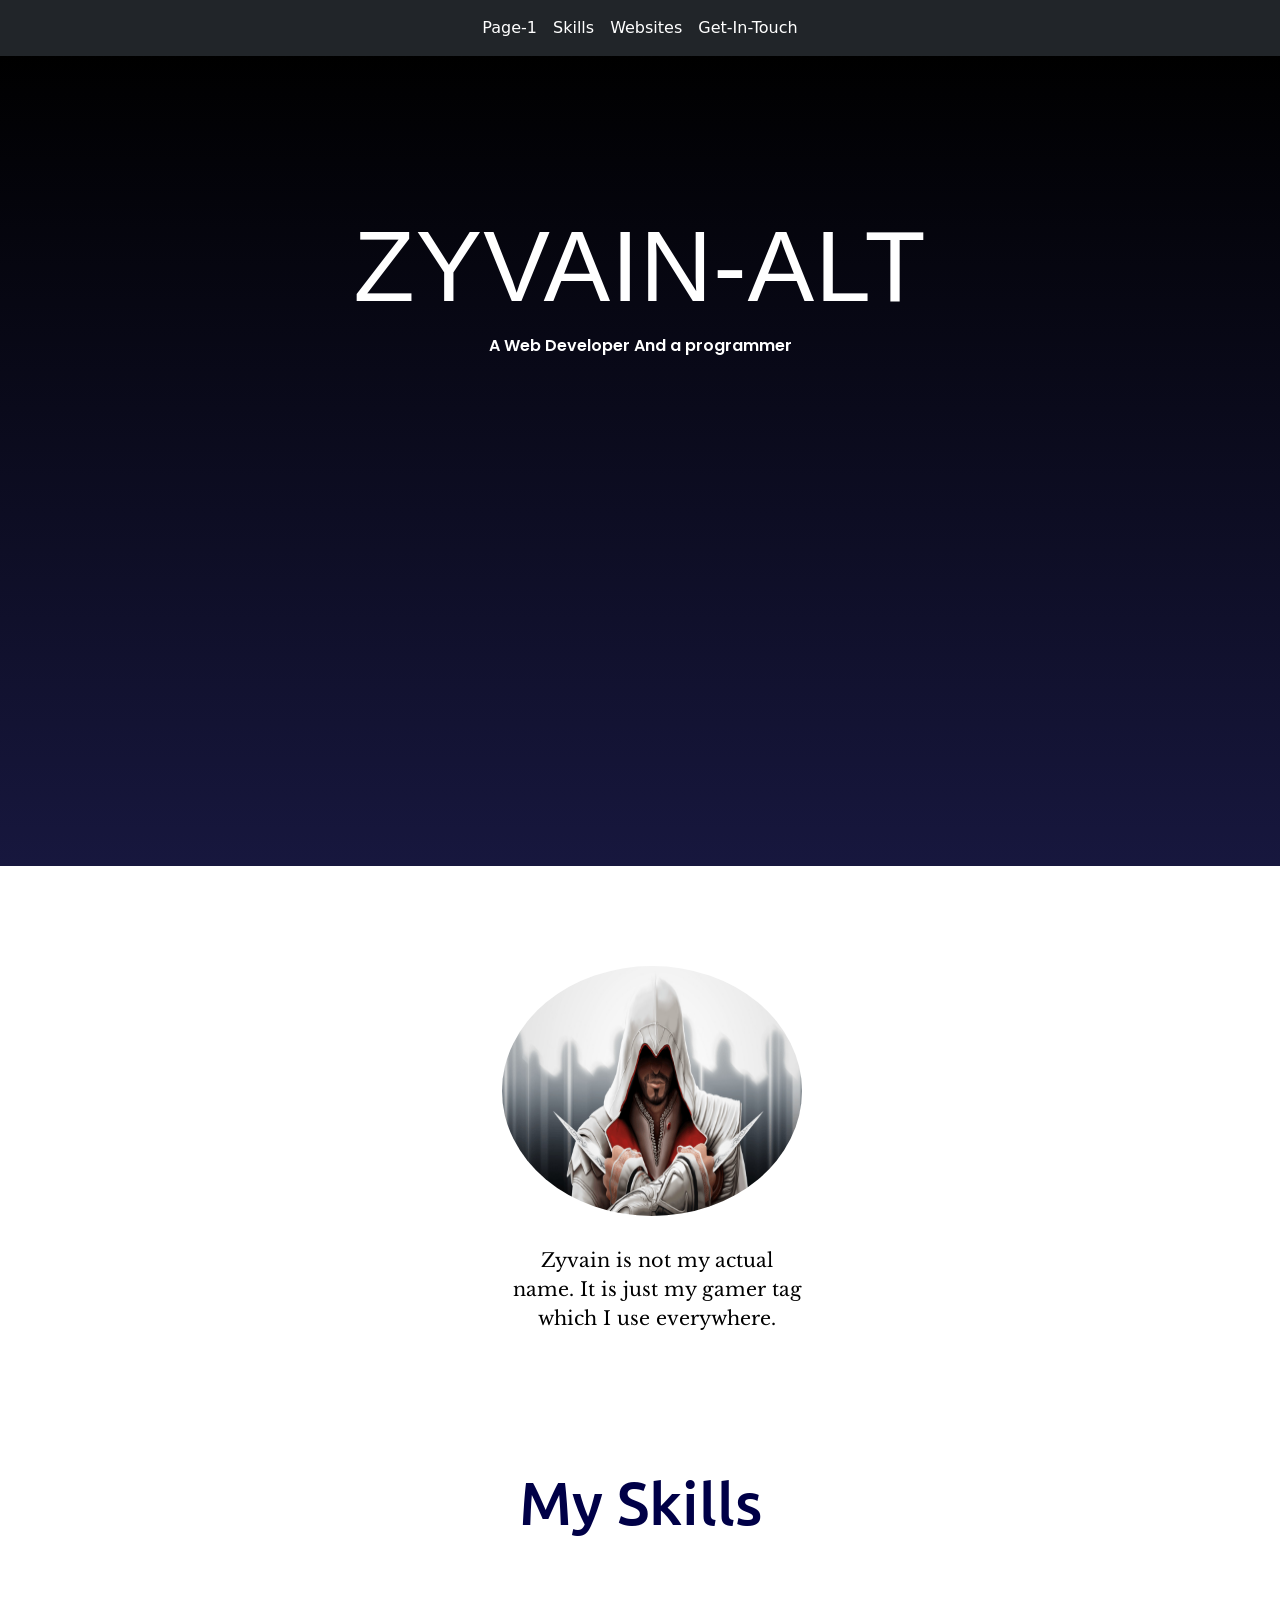
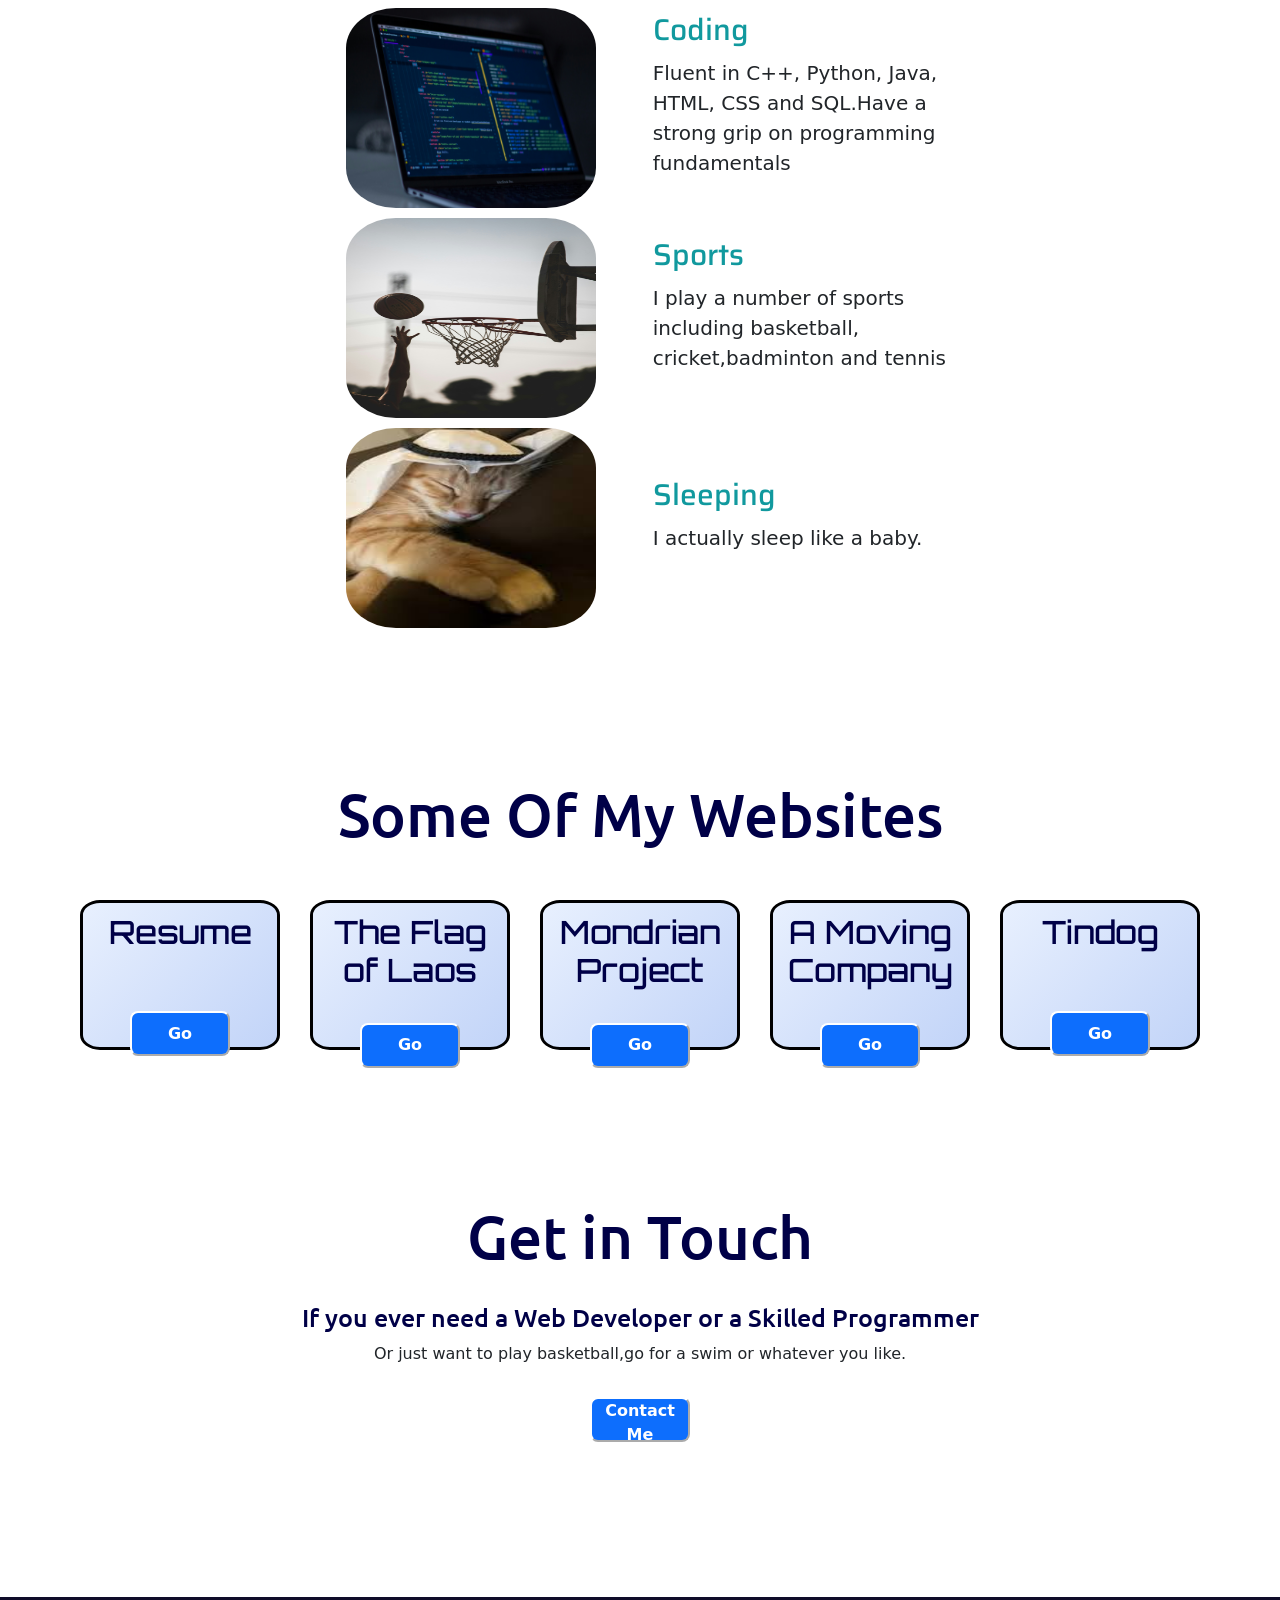
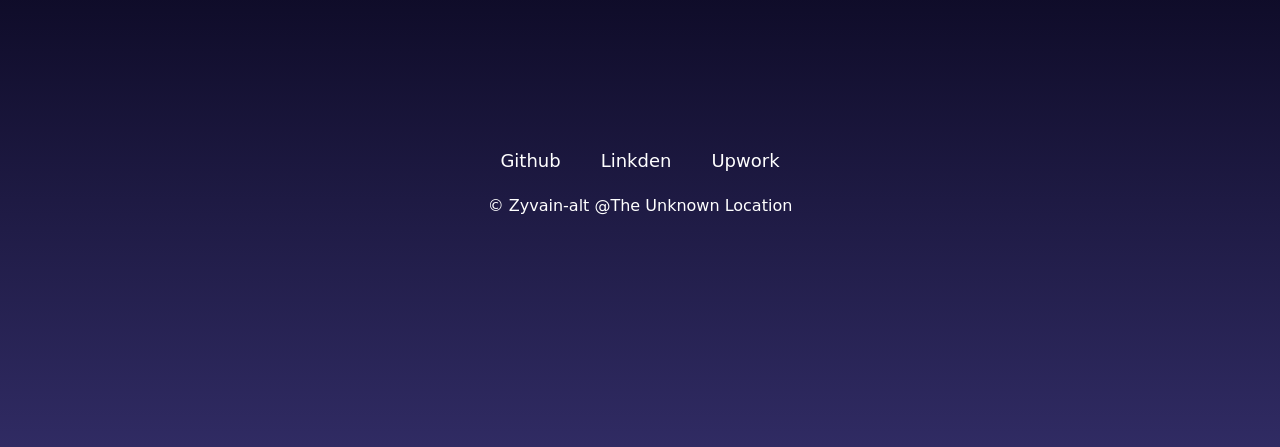
<file: index.html>
<!DOCTYPE html>
<html lang="en">
    <head>
        <title>Zyvain's Personal Website</title>
        <meta charset="UTF-8"/>
        <link href="https://cdn.jsdelivr.net/npm/bootstrap@5.3.8/dist/css/bootstrap.min.css" rel="stylesheet" integrity="sha384-sRIl4kxILFvY47J16cr9ZwB07vP4J8+LH7qKQnuqkuIAvNWLzeN8tE5YBujZqJLB" crossorigin="anonymous">
        <link rel="stylesheet" href="./style.css"/>
        <meta name="viewport" content="width=device-width, initial-scale=1.0">

        <link rel="preconnect" href="https://fonts.googleapis.com">
<link rel="preconnect" href="https://fonts.gstatic.com" crossorigin>
<link href="https://fonts.googleapis.com/css2?family=Cause:wght@100..900&family=Libre+Baskerville:ital,wght@0,400..700;1,400..700&family=Orbitron:wght@400..900&family=Poppins:ital,wght@0,100;0,200;0,300;0,400;0,500;0,600;0,700;0,800;0,900;1,100;1,200;1,300;1,400;1,500;1,600;1,700;1,800;1,900&family=Roboto+Mono:ital,wght@0,100..700;1,100..700&family=Saira:ital,wght@0,100..900;1,100..900&family=Sono:wght,MONO@200..800,1&family=Ubuntu:ital,wght@0,300;0,400;0,500;0,700;1,300;1,400;1,500;1,700&display=swap" rel="stylesheet">
    </head>

    <body>

        <section id="navbar">
            <nav class="navbar navbar-expand-lg navbar-dark bg-dark" aria-label="Tenth navbar example">
                <div class="container-fluid">
                    <button class="navbar-toggler" type="button" data-bs-toggle="collapse" data-bs-target="#navbarsExample08" aria-controls="navbarsExample08" aria-expanded="false" aria-label="Toggle navigation">
                        <span class="navbar-toggler-icon"></span>
                    </button>
                    <div class="collapse navbar-collapse justify-content-md-center" id="navbarsExample08">
                        <ul class="navbar-nav">
                            <li class="nav-item">
                                <a class="nav-link active" aria-current="page" href="#page2">Page-1</a>
                            </li> <li class="nav-item">
                                <a class="nav-link active" href="#page3">Skills</a>
                            </li> <li class="nav-item">
                                <a class="nav-link active" aria-disabled="true" href="#page5">Websites</a>
                            </li> <li class="nav-item dropdown">
                                <a class="nav-link active" href="#page4" >Get-In-Touch</a>
                                <ul class="dropdown-menu">
                                    <li><a class="dropdown-item" href="#">Action</a></li>
                                    <li><a class="dropdown-item" href="#">Another action</a></li>
                                    <li><a class="dropdown-item" href="#">Something else here</a></li>
                                </ul>
                            </li>
                        </ul>
                    </div>
                </div>
            </nav>
        </section>

        <section id="page1">
          
                <h1>zyvain-alt</h1>
                <p >A Web Developer And a programmer</p>

         
        </section>


        <section id="page2" class="flex">
            <div class="container">
            <img src="./images/ghost.png" width="300" height="250"/>
            <p style="color: black;">Zyvain is not my actual name. It is just my gamer tag which I use everywhere.</p>
            </div>
        </section>

        <section id="page3" >
            <h1>My Skills</h1>
            <div class="grid">
         
                <img src="./images/programming.jpg"/>
                <div class="flex">
                <h2 >Coding</h2>
                <p>Fluent in C++, Python, Java, HTML, CSS and SQL.Have a strong grip on programming fundamentals</p>
                </div>
          
                <img src="./images/basketball.jpg"/>
                <div class="flex">
                <h2>Sports</h2>
                <p>I play a number of sports including basketball, cricket,badminton and tennis</p>
                </div>

                <img src="./images/sleeping.png"/>
                <div class="flex">
                    <h2>Sleeping</h2>
                    <p>I actually sleep like a baby.</p>
                </div>
      
            </div>
        </section>

               <section id="page5">
            <h1>Some Of My Websites</h1>

            <div class="flex">
                <div class="card resume ">
                    <h2>Resume</h2>
                    <a href="./resume/resume.html"><button>Go</button></a>
                </div>

                <div class="card laos ">
                    <h2>The Flag of Laos</h2>
                    <a href="./Flag of Laos/laos.html"><button class="margin">Go</button></a>
                </div>
                
                <div class="card mondrian ">
                    <h2>Mondrian Project</h2>
                    <a href="mondrian.html"><button class="margin">Go</button></a>
                </div>

                <div class="card moving ">
                    <h2>A Moving Company</h2>
                    <a href="./Moving Company/moving.html"><button class="margin">Go</button></a>
                </div>

                <div class="card tindog ">
                    <h2>Tindog</h2>
                    <a href="./tindog/tindog.html"><button>Go</button></a>
                </div>
            </div>
        </section>

        <section id="page4">
            <h1 class="color">Get in Touch</h1>
            <h3 class="color">If you ever need a Web Developer or a Skilled Programmer</h3>
            <p>Or just want to play basketball,go for a swim or whatever you like.</p>
            <a href="./contact.html"><button>Contact Me</button></a>
        </section>

 


        <footer>
            <div class="flex">
            <a href="https://github.com/Zerer-alt">Github</a>
            <a href="https://www.linkedin.com/in/haider-ali-a392b52a4/">Linkden</a> 
            <a href="">Upwork</a>
               </div>
            <p>&copy Zyvain-alt @The Unknown Location</p>
         
        </footer>


        <script src="https://cdn.jsdelivr.net/npm/bootstrap@5.3.8/dist/js/bootstrap.bundle.min.js" integrity="sha384-FKyoEForCGlyvwx9Hj09JcYn3nv7wiPVlz7YYwJrWVcXK/BmnVDxM+D2scQbITxI" crossorigin="anonymous"></script>
    </body>

   
</html>
</file>
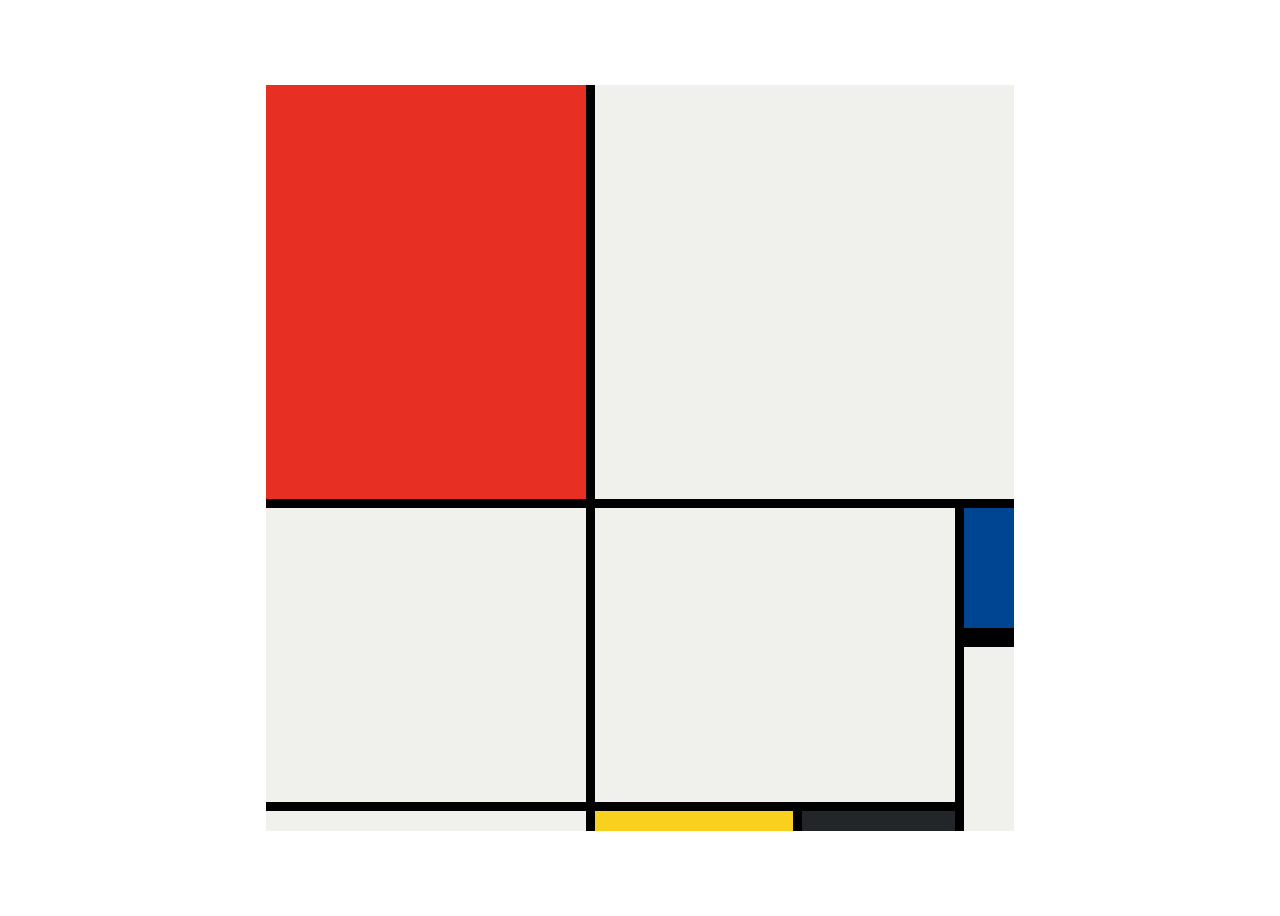
<file: mondrian.html>
<!DOCTYPE html>
<html lang="en">

<head>
  <meta charset="UTF-8">
  <meta name="viewport" content="width=device-width, initial-scale=1.0">
  <title>Mondrian Project</title>
  <style>
    /* 
    Write your CSS here 
    Gap Colour: #000
    White: #F0F1EC
    Red: #E72F24
    Black: #232629
    Blue: #004592
    Yellow: #F9D01E

    For dimensions, see dimensions.png image.
    HINT: Remember you can't change the properties of grid lines.
    But grid lines are transparent!
    */

    .container{
      display:grid;
      grid-template:414px 130px 155px 20px/320px 198px 153px 50px;
      gap:9px;
      background-color: #000;
      width:fit-content;
    
    }

   

    .red{
      background-color:#E72F24;
      grid-area:1/1/2/2;
    }

    .blue{
      background-color: #004592;
      grid-area:2/4/3/5;
      border-bottom:10px solid black;
    }

    .black{
      background-color: #232629;
      grid-area:4/3/5/4;
    }

    .yellow{  
      background-color: #F9D01E;
      grid-area:4/2/5/3;
    }

      .grey1{
      background-color: #F0F1EC;
      grid-area:1/2/2/5;
    }

    .grey2{
      background-color: #F0F1EC;
      grid-area:2/1/4/2;
    }

    .grey3{
      background-color: #F0F1EC;
      grid-area:4/1/5/2;
    }

    .grey4{
      background-color: #F0F1EC;
      grid-area:3/4/5/5;
    }

    .grey5{
       background-color: #F0F1EC;
      grid-area:2/2/4/4;
    }

    .flex{
      display:flex;
      justify-content: center;
      align-items:center;
      height:100vh;
       margin:0px;
      padding:0px;
    }

    
    
    
  </style>
</head>

<body>
  <!-- Write your HTML here -->
   <div class="flex">
   <div class="container">
    <div class="item red"></div>
    <div class="item grey1"></div>
       <div class="item grey2"></div>
       <div class="item grey3"></div>
       <div class="item grey4"></div>
       <div class="item grey5"></div>
    <div class="item yellow"></div>
    <div class="item black"></div>
    <div class="item blue"></div>
   </div>
   </div>
</body>

</html>
</file>
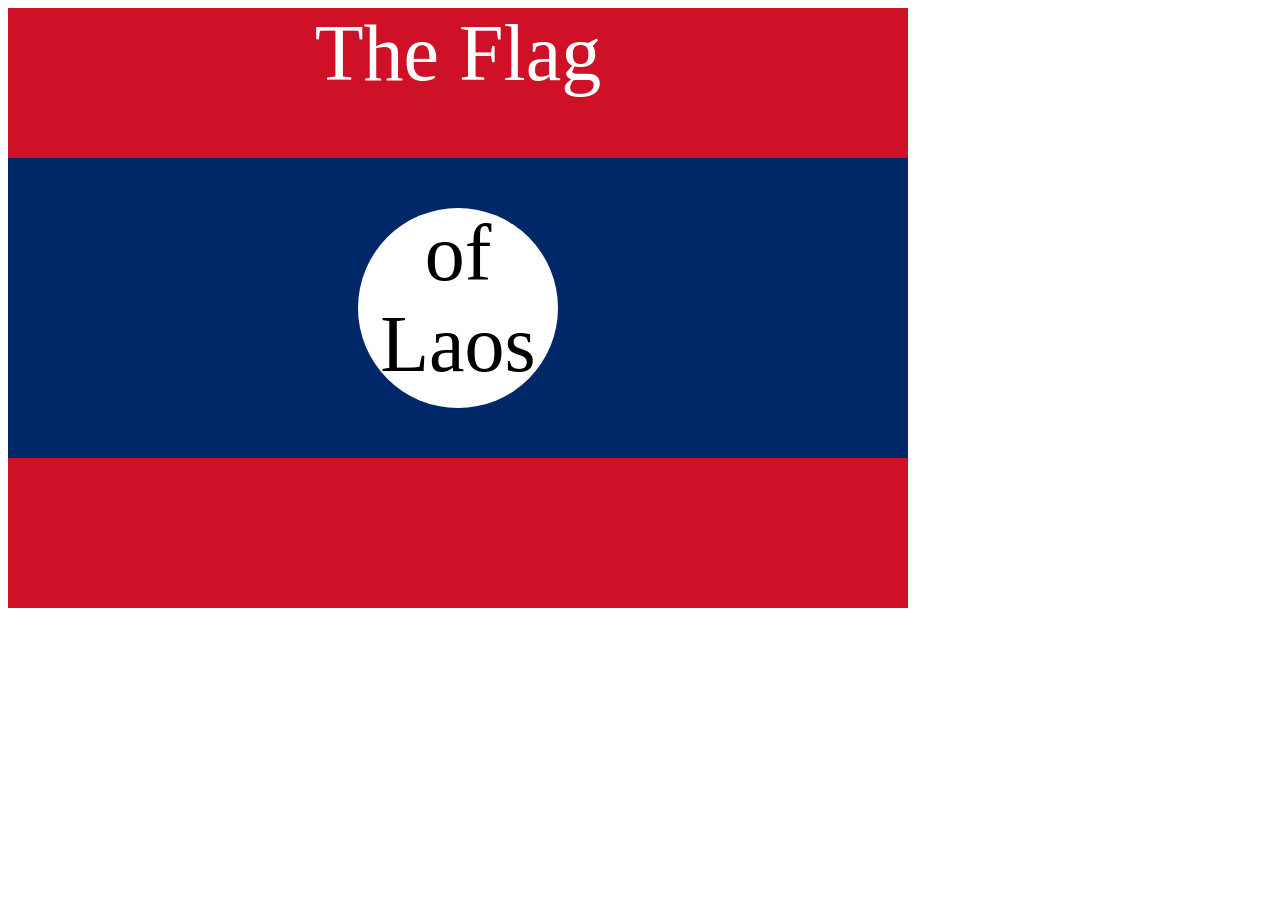
<file: Flag of Laos/laos.html>
<!DOCTYPE html>
<html lang="en">

<head>
  <meta charset="UTF-8">
  <title>CSS Flag Project</title>
  <style>
    /* Write your CSS Code here */
    .flag{
      width:900px;
      height:600px;
      background-color: #CE1126;
      position:relative;
    }

    body>div>p{
      color:white;
      font-size: 80px;
      text-align: center;
      margin:0px;
      padding:0;
    }

    .flag>div{ 
      background-color: #002868;
      width:900px;
      height:300px;
      position:absolute;
      top:150px;
    }

    

    .flag>div>div{
      background-color: white;
      border-radius: 50%;
      width:200px;
      height:200px;
      text-align: center;
      position:absolute;
      left:350px;
      top:50px;
    }

    div>div>p{
      font-size:80px;
      margin:0;
      text-align: center;
    }
    


  </style>
</head>

<!-- 
  IMPORTANT! Do not change any HTML
Don't add any classes/ids/elements 
Use what you know about combining selectors 
and CSS specificity instead.
Hint 1: The flag is 900px by 600px and the circle is 200px by 200px.
Hint 2: You can use CSS inspection to get the colors from
https://appbrewery.github.io/flag-of-laos/
-->

<body>
  <div class="flag">
    <p>The Flag</p>
    <div>
      <div>
        <p>of Laos</p>
      </div>
    </div>
  </div>
</body>

</html>
</file>
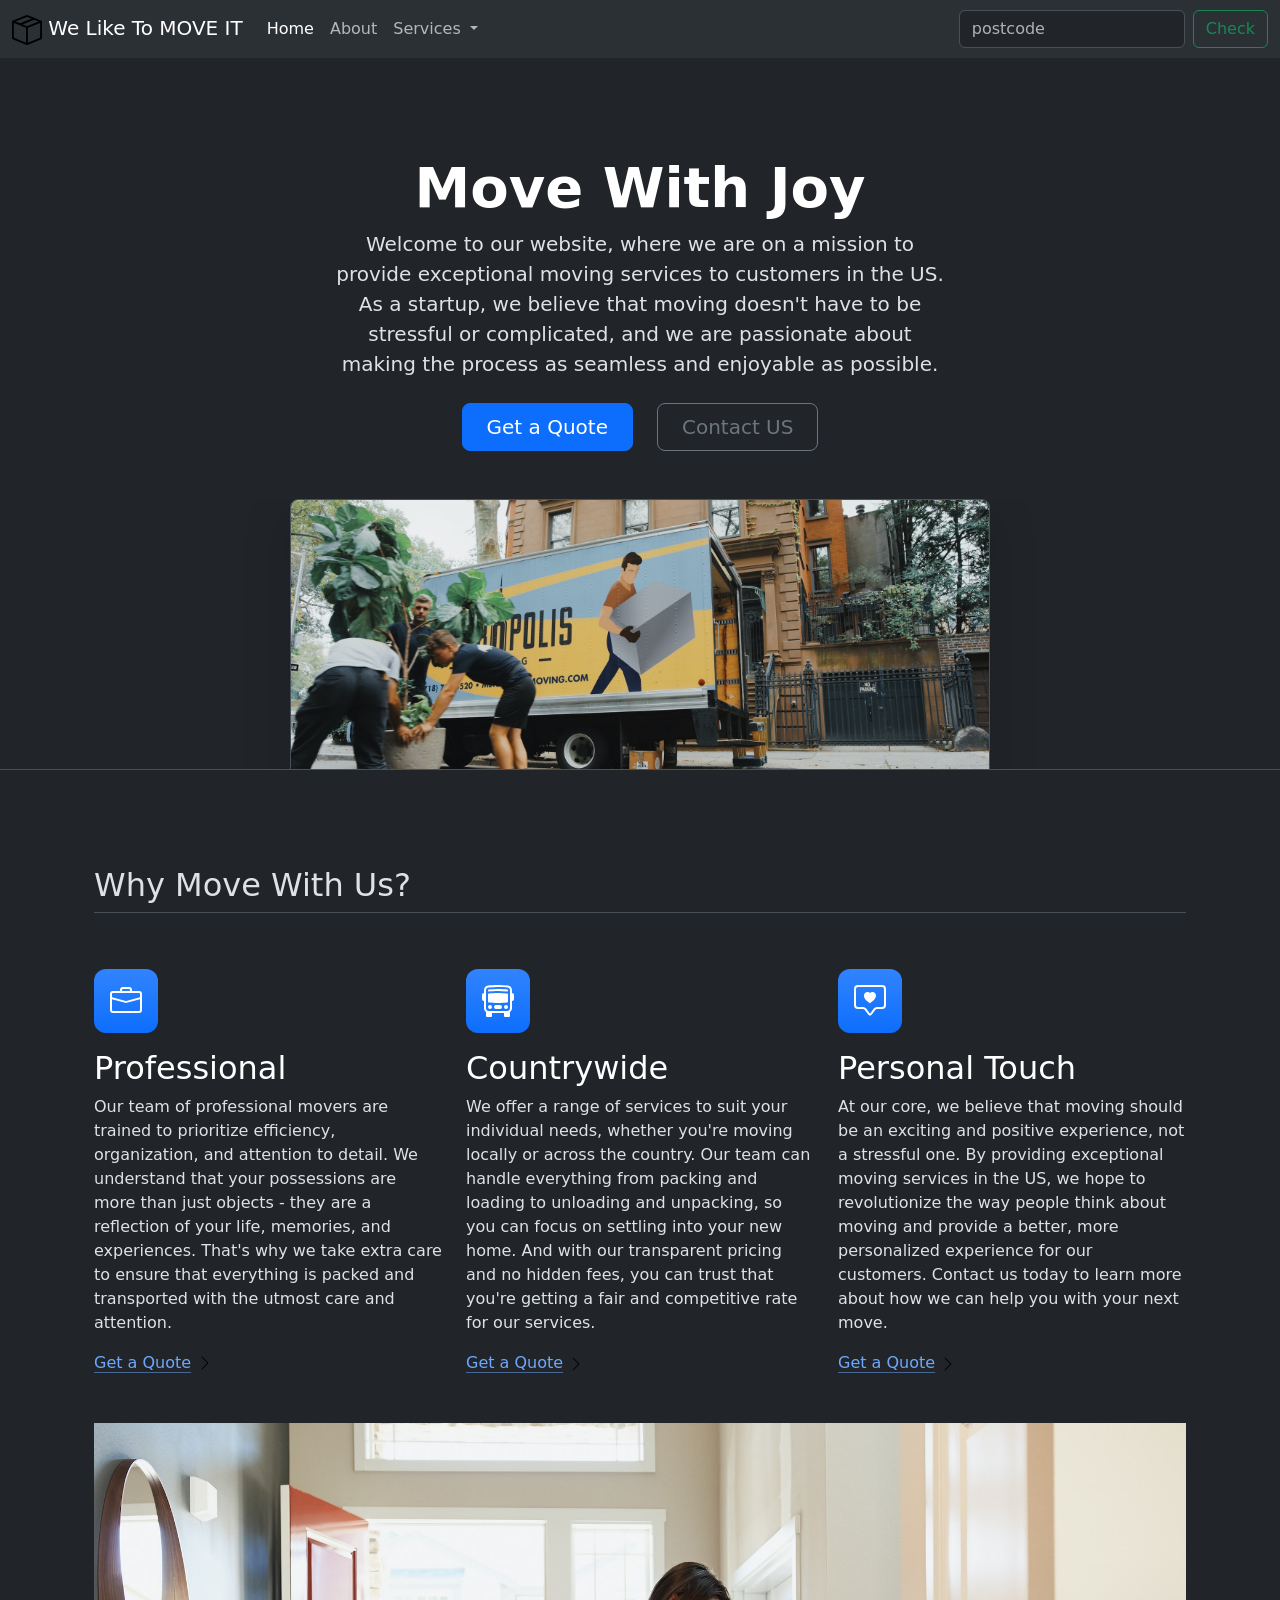
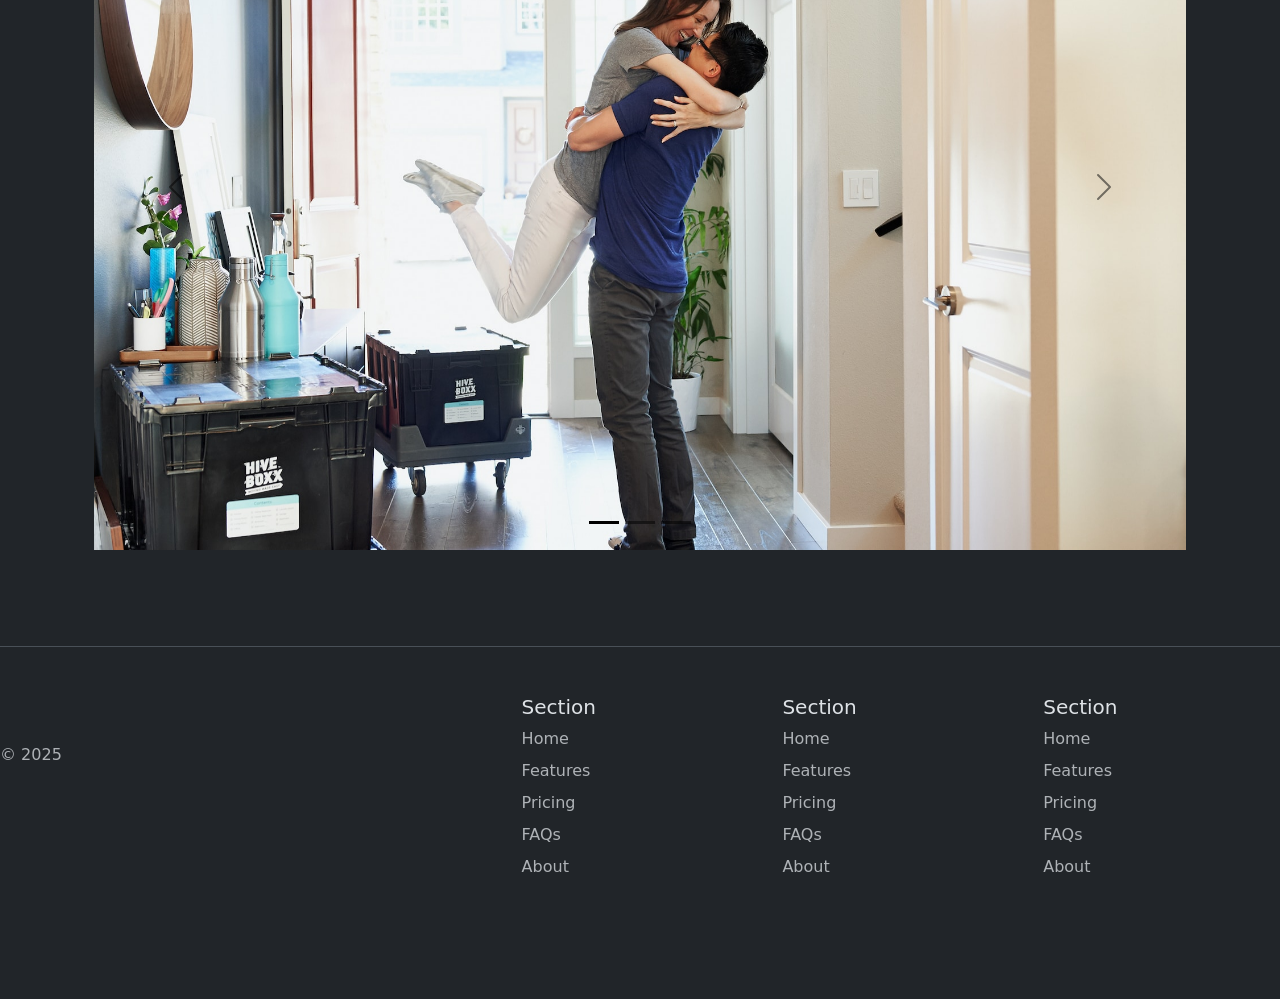
<file: Moving Company/moving.html>
<!DOCTYPE html>
<html lang="en" data-bs-theme="dark">

<head>
  <meta charset="UTF-8">
  <meta name="viewport" content="width=device-width, initial-scale=1.0">
  <title>Bootstrap Components</title>
  <link href="https://cdn.jsdelivr.net/npm/bootstrap@5.3.0-alpha2/dist/css/bootstrap.min.css" rel="stylesheet"
    integrity="sha384-aFq/bzH65dt+w6FI2ooMVUpc+21e0SRygnTpmBvdBgSdnuTN7QbdgL+OapgHtvPp" crossorigin="anonymous">
 
 
 <style>

.feature-icon {
  width: 4rem;
  height: 4rem;
  border-radius: .75rem;
}

.icon-square {
  width: 3rem;
  height: 3rem;
  border-radius: .75rem;
}

.text-shadow-1 { text-shadow: 0 .125rem .25rem rgba(0, 0, 0, .25); }
.text-shadow-2 { text-shadow: 0 .25rem .5rem rgba(0, 0, 0, .25); }
.text-shadow-3 { text-shadow: 0 .5rem 1.5rem rgba(0, 0, 0, .25); }

.card-cover {
  background-repeat: no-repeat;
  background-position: center center;
  background-size: cover;
}

.feature-icon-small {
  width: 3rem;
  height: 3rem;
}
  </style>
</head>

<body>
<nav class="navbar navbar-expand-lg bg-body-tertiary">
  <div class="container-fluid">
    <a class="navbar-brand" href="" ><img src="./box-seam.svg" height="30px"></img>  We Like To MOVE IT</a>
    <button class="navbar-toggler" type="button" data-bs-toggle="collapse" data-bs-target="#navbarSupportedContent" aria-controls="navbarSupportedContent" aria-expanded="false" aria-label="Toggle navigation">
      <span class="navbar-toggler-icon"></span>
    </button>
    <div class="collapse navbar-collapse" id="navbarSupportedContent">
      <ul class="navbar-nav me-auto mb-2 mb-lg-0">
        <li class="nav-item">
          <a class="nav-link active" aria-current="page" href="#">Home</a>
        </li>
        <li class="nav-item">
          <a class="nav-link" href="#">About</a>
        </li>
        <li class="nav-item dropdown">
          <a class="nav-link dropdown-toggle" href="#" role="button" data-bs-toggle="dropdown" aria-expanded="false">
            Services
          </a>
          <ul class="dropdown-menu">
            <li><a class="dropdown-item" href="#">Action</a></li>
            <li><a class="dropdown-item" href="#">Another action</a></li>
            <li><hr class="dropdown-divider"></li>
            <li><a class="dropdown-item" href="#">Something else here</a></li>
          </ul>
        </li>
        
      </ul>
      <form class="d-flex" role="search">
        <input class="form-control me-2" type="search" placeholder="postcode" aria-label="Search"/>
        <button class="btn btn-outline-success" type="submit">Check</button>
      </form>
    </div>
  </div>
</nav>
<div class="px-4 pt-5 my-5 text-center border-bottom"> 
  <h1 class="display-4 fw-bold text-body-emphasis">Move With Joy</h1> 
  <div class="col-lg-6 mx-auto">
     <p class="lead mb-4">Welcome to our website, where we are on a mission to provide exceptional moving services to customers in the US. As a startup, we believe that moving doesn't have to be stressful or complicated, and we are passionate about making the process as seamless and enjoyable as possible.</p> 
     <div class="d-grid gap-2 d-sm-flex justify-content-sm-center mb-5"> 
      <button type="button" class="btn btn-primary btn-lg px-4 me-sm-3">Get a Quote</button> 
      <button type="button" class="btn btn-outline-secondary btn-lg px-4">Contact US</button>
     </div> 
    </div> 
    <div class="overflow-hidden" style="max-height: 30vh;"> 
      <div class="container px-5">
         <img src="./moving-van.jpg" class="img-fluid border rounded-3 shadow-lg mb-4" alt="Example image" width="700" height="500" loading="lazy"> 
        </div>
       </div> 
      </div>
<div class="container px-4 py-5" id="featured-3">
  <h2 class="pb-2 border-bottom">Why Move With Us?</h2>
  <div class="row g-4 py-5 row-cols-1 row-cols-lg-3">
    <div class="feature col">
      <div class="feature-icon d-inline-flex align-items-center justify-content-center text-bg-primary bg-gradient fs-2 mb-3">
     <img src="./briefcase.svg" height="50%"/>
    </div>
    <h3 class="fs-2 text-body-emphasis">Professional</h3> <p>Our team of professional movers are trained to prioritize efficiency, organization, and attention to detail. We understand that your possessions are more than just objects - they are a reflection of your life, memories, and experiences. That's why we take extra care to ensure that everything is packed and transported with the utmost care and attention.</p>
    <a href="#" class="icon-link">Get a Quote
      <img src="./chevron-right.svg" />
    </a>
  </div>
  <div class="feature col">
    <div class="feature-icon d-inline-flex align-items-center justify-content-center text-bg-primary bg-gradient fs-2 mb-3">
      <img src="./bus-front.svg" height="50%" />
    </div>
    <h3 class="fs-2 text-body-emphasis">Countrywide</h3>
    <p>We offer a range of services to suit your individual needs, whether you're moving locally or across the country. Our team can handle everything from packing and loading to unloading and unpacking, so you can focus on settling into your new home. And with our transparent pricing and no hidden fees, you can trust that you're getting a fair and competitive rate for our services.</p>
    <a href="#" class="icon-link">Get a Quote</a>
      <img src="./chevron-right.svg" />
</div>
<div class="feature col">
  <div class="feature-icon d-inline-flex align-items-center justify-content-center text-bg-primary bg-gradient fs-2 mb-3">
    <img src="./chat-square-heart.svg" height="50%" />
  </div>
  <h3 class="fs-2 text-body-emphasis">Personal Touch</h3>
  <p>At our core, we believe that moving should be an exciting and positive experience, not a stressful one. By providing exceptional moving services in the US, we hope to revolutionize the way people think about moving and provide a better, more personalized experience for our customers. Contact us today to learn more about how we can help you with your next move.</p>
  <a href="#" class="icon-link">Get a Quote </a>
      <img src="./chevron-right.svg" />
 
</div>
</div>
<div id="carouselExampleIndicators" class="carousel slide">
  <div class="carousel-indicators">
    <button type="button" data-bs-target="#carouselExampleIndicators" data-bs-slide-to="0" class="active" aria-current="true" aria-label="Slide 1"></button>
    <button type="button" data-bs-target="#carouselExampleIndicators" data-bs-slide-to="1" aria-label="Slide 2"></button>
    <button type="button" data-bs-target="#carouselExampleIndicators" data-bs-slide-to="2" aria-label="Slide 3"></button>
  </div>
  <div class="carousel-inner">
    <div class="carousel-item active">
      <img src="./couple.jpg" class="d-block w-100" alt="...">
    </div>
    <div class="carousel-item">
      <img src="./dog.jpg" class="d-block w-100" alt="...">
    </div>
    <div class="carousel-item">
      <img src="./family.jpg" class="d-block w-100" alt="...">
    </div>
  </div>
  <button class="carousel-control-prev" type="button" data-bs-target="#carouselExampleIndicators" data-bs-slide="prev">
    <span class="carousel-control-prev-icon" aria-hidden="true"></span>
    <span class="visually-hidden">Previous</span>
  </button>
  <button class="carousel-control-next" type="button" data-bs-target="#carouselExampleIndicators" data-bs-slide="next">
    <span class="carousel-control-next-icon" aria-hidden="true"></span>
    <span class="visually-hidden">Next</span>
  </button>
</div>
</div>



<footer class="row row-cols-1 row-cols-sm-2 row-cols-md-5 py-5 my-5 border-top"> 
  <div class="col mb-3"> <a href="/" class="d-flex align-items-center mb-3 link-body-emphasis text-decoration-none" aria-label="Bootstrap"> <svg class="bi me-2" width="40" height="32" aria-hidden="true"><use xlink:href="#bootstrap"></use></svg> </a> <p class="text-body-secondary">© 2025</p> </div> <div class="col mb-3"></div> <div class="col mb-3"> <h5>Section</h5> <ul class="nav flex-column"> <li class="nav-item mb-2"><a href="#" class="nav-link p-0 text-body-secondary">Home</a></li> <li class="nav-item mb-2"><a href="#" class="nav-link p-0 text-body-secondary">Features</a></li> <li class="nav-item mb-2"><a href="#" class="nav-link p-0 text-body-secondary">Pricing</a></li> <li class="nav-item mb-2"><a href="#" class="nav-link p-0 text-body-secondary">FAQs</a></li> <li class="nav-item mb-2"><a href="#" class="nav-link p-0 text-body-secondary">About</a></li> </ul> </div> <div class="col mb-3"> <h5>Section</h5> <ul class="nav flex-column"> <li class="nav-item mb-2"><a href="#" class="nav-link p-0 text-body-secondary">Home</a></li> <li class="nav-item mb-2"><a href="#" class="nav-link p-0 text-body-secondary">Features</a></li> <li class="nav-item mb-2"><a href="#" class="nav-link p-0 text-body-secondary">Pricing</a></li> <li class="nav-item mb-2"><a href="#" class="nav-link p-0 text-body-secondary">FAQs</a></li> <li class="nav-item mb-2"><a href="#" class="nav-link p-0 text-body-secondary">About</a></li> </ul> </div> <div class="col mb-3"> <h5>Section</h5> <ul class="nav flex-column"> <li class="nav-item mb-2"><a href="#" class="nav-link p-0 text-body-secondary">Home</a></li> <li class="nav-item mb-2"><a href="#" class="nav-link p-0 text-body-secondary">Features</a></li> <li class="nav-item mb-2"><a href="#" class="nav-link p-0 text-body-secondary">Pricing</a></li> <li class="nav-item mb-2"><a href="#" class="nav-link p-0 text-body-secondary">FAQs</a></li> <li class="nav-item mb-2"><a href="#" class="nav-link p-0 text-body-secondary">About</a></li> </ul> </div> </footer>
  

  <script src="https://cdn.jsdelivr.net/npm/bootstrap@5.3.8/dist/js/bootstrap.bundle.min.js" integrity="sha384-FKyoEForCGlyvwx9Hj09JcYn3nv7wiPVlz7YYwJrWVcXK/BmnVDxM+D2scQbITxI" crossorigin="anonymous"></script>

</body>

</html>
</file>
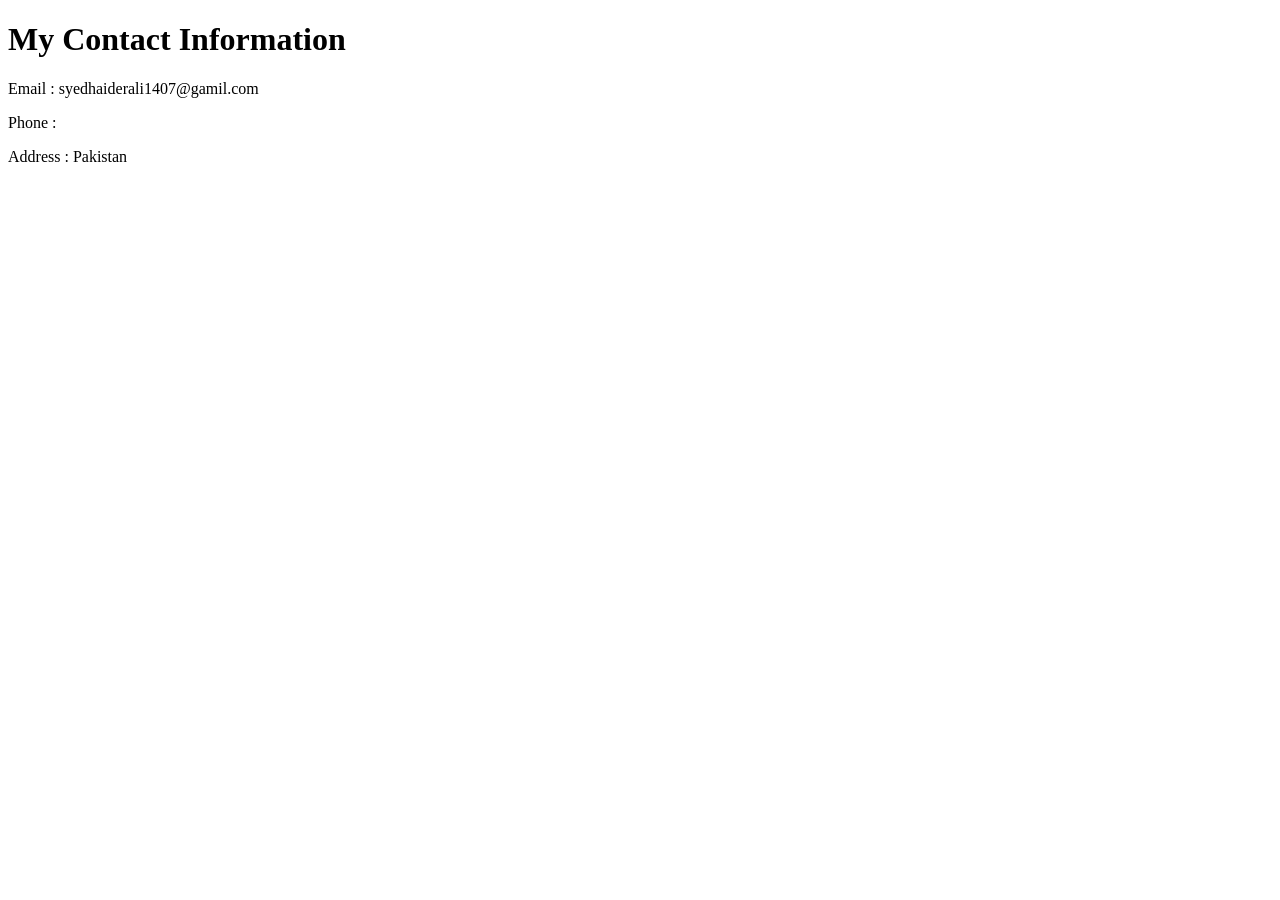
<file: resume/contact.html>
<!DOCTYPE html>
<html> 
    <head>
        <title>Contact Information</title>
    </head>
 <body>
    <h1>My Contact Information</h1>
<p>Email : syedhaiderali1407@gamil.com</p>
<p>Phone : </p>
<P>Address : Pakistan</P>

 </body>
</html>
</file>
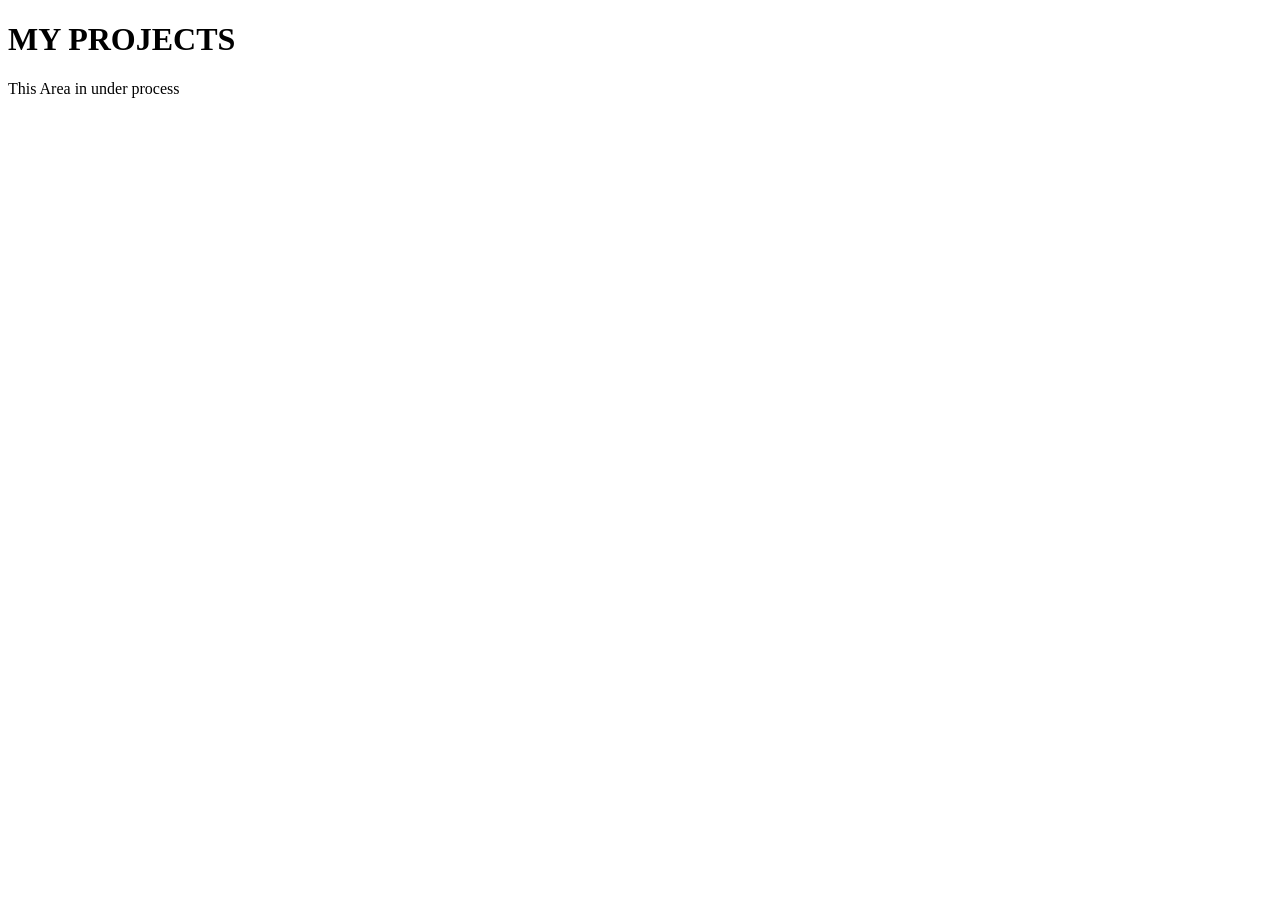
<file: resume/projects.html>
<!DOCTYPE html>
<html>
    <head>
        <meta charset="UFT-8"/>
        <title>My Projects</title>
    </head>
    <body>
        <h1>MY PROJECTS</h1>
        <p>This Area in under process</p>
    </body>
</html>
</file>
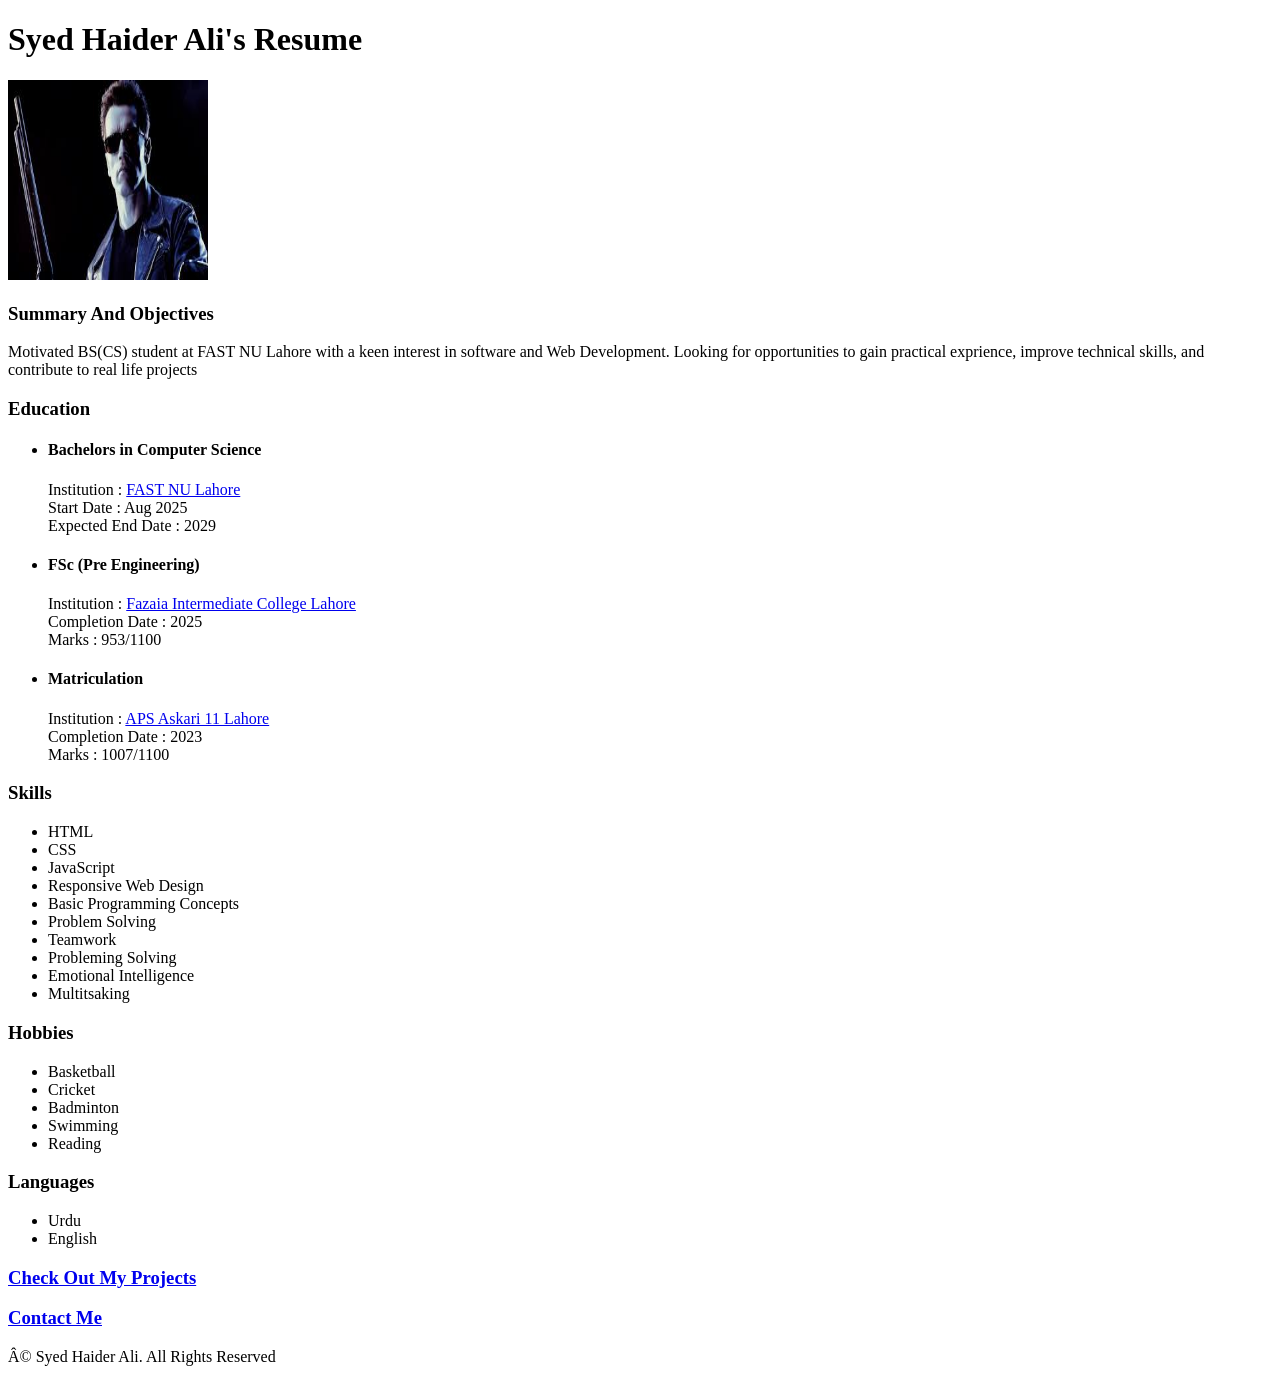
<file: resume/resume.html>
<!DOCTYPE html>
<html>
    <head>
        <title>My Resume</title>
        <meta charset="UFt-8"/>
    </head>
    <body>
        <h1>Syed Haider Ali's Resume  </h1>
        <img src="./image.png" width="200" height="200"/>
        <h3>Summary And Objectives</h3>
        <p>Motivated BS(CS) student at FAST NU Lahore with a keen interest in software and Web Development. Looking for opportunities to gain practical exprience, improve technical skills, and contribute to real life projects</p>
        <h3>Education</h3>
        <ul>
       <li> <h4>Bachelors in Computer Science </h4></li>
        <p>
            Institution : <a href="https://lhr.nu.edu.pk/">FAST NU Lahore</a>
            <br/>
            Start Date : Aug 2025
            <br/>
            Expected End Date : 2029
        </p>
        <li><h4>FSc (Pre Engineering)</h4></li>
        <p>
            Institution : <a href="https://share.google/CZVq45naOr8DWmnuQ">Fazaia Intermediate College Lahore</a>
            <br/>
            Completion Date : 2025
            <br/>
            Marks : 953/1100
        </p>
        <li><h4>Matriculation </h4></li>
        <p>
            Institution : <a href="https://www.facebook.com/apsaskari11.lahore/">APS Askari 11 Lahore</a>
            <br/>
            Completion Date : 2023
            <br/>
            Marks : 1007/1100
        </p>
        </ul>

        
        <h3>Skills</h3>
        <ul>
            <li>HTML</li>
            <li>CSS</li>
            <li>JavaScript</li>
            <li>Responsive Web Design</li>
            <li>Basic Programming Concepts</li>
            <li>Problem Solving</li>
            <li>Teamwork</li>
            <li>Probleming Solving</li>
            <li>Emotional Intelligence</li>
            <li>Multitsaking</li>
        </ul>
     <h3>Hobbies</h3>
     <ul>
        <li>Basketball</li>
        <li>Cricket</li>
        <li>Badminton</li>
        <li>Swimming</li>
        <li>Reading</li>
     </ul>
     <h3>Languages</h3>
     <ul>
        <li>Urdu</li>
        <li>English</li>
     </ul>
     <h3><a href="./projects.html">Check Out My Projects</a></h3>
<h3><a href="./contact.html">Contact Me</a> </h3>
    </body>
    <footer>
       <p>© Syed Haider Ali. All Rights Reserved</p>
    </footer>
</html
</file>
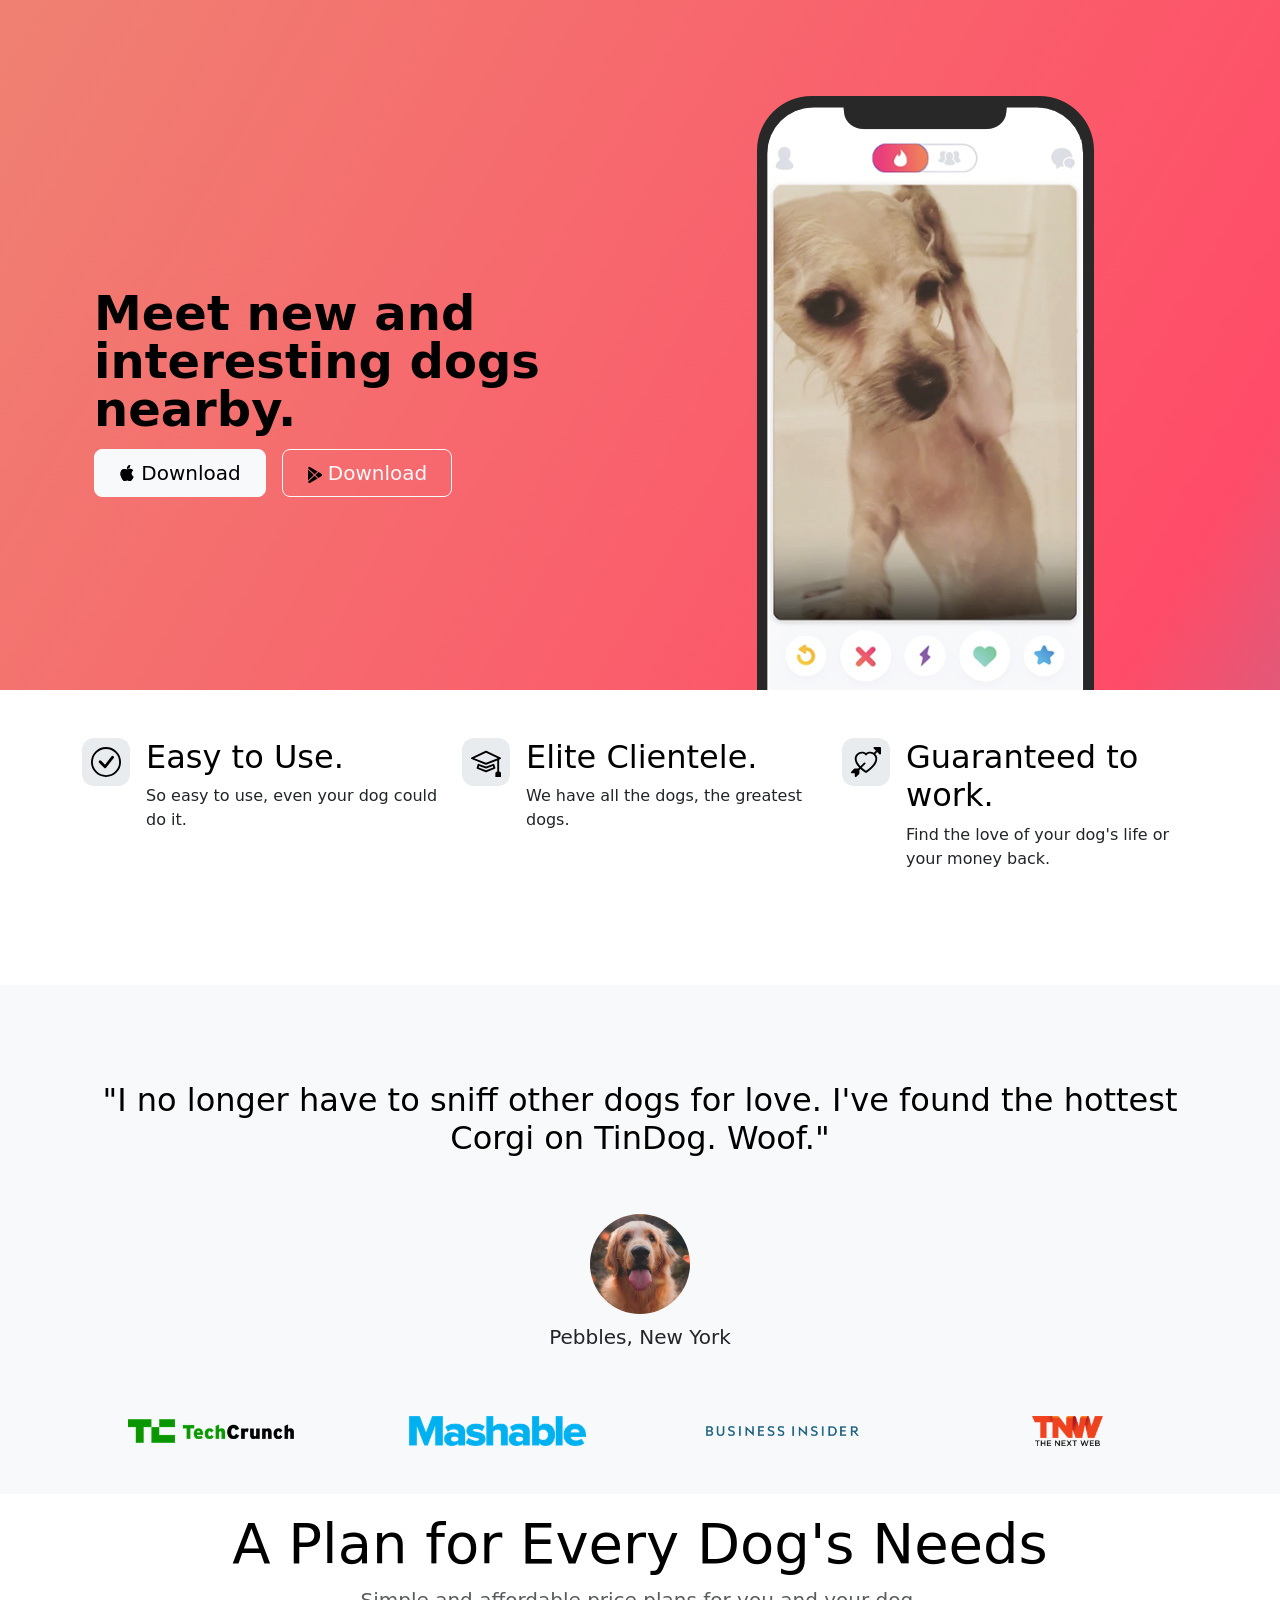
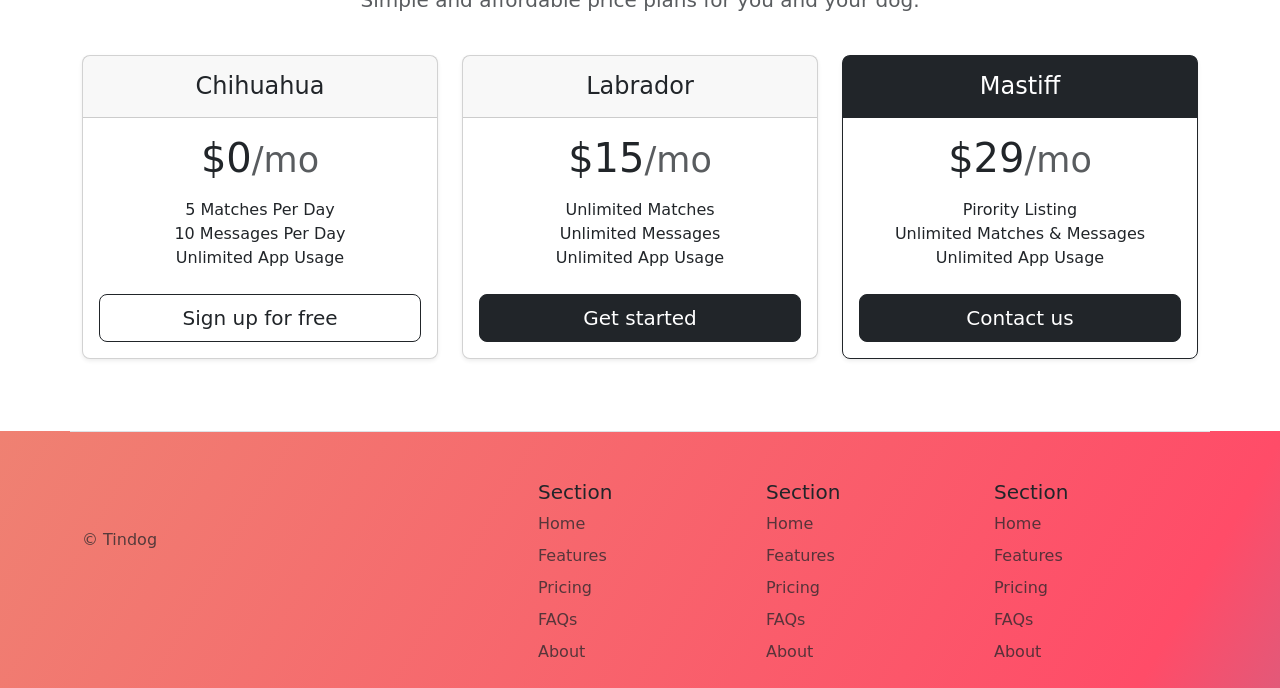
<file: tindog/tindog.html>
<!DOCTYPE html>
<html lang="en">

<head>
  <meta charset="UTF-8">
  <meta name="viewport" content="width=device-width, initial-scale=1.0">
  <title>TinDog</title>
  <link href="https://cdn.jsdelivr.net/npm/bootstrap@5.3.8/dist/css/bootstrap.min.css" rel="stylesheet" integrity="sha384-sRIl4kxILFvY47J16cr9ZwB07vP4J8+LH7qKQnuqkuIAvNWLzeN8tE5YBujZqJLB" crossorigin="anonymous">

  <link rel="stylesheet" href="./style.css"/>
</head>

<body>

  <!-- Title -->
  <section id="title" class = "gradient-background" >
    <div class="container col-xxl-8 px-4 pt-5">
    <div class="row flex-lg-row-reverse align-items-center g-5 pt-5">
      <div class="col-10 col-sm-8 col-lg-6">
        <img src="./iphone.png" class="d-block mx-lg-auto img-fluid mx-0 px-0" alt="dog in iphone" height="200px" loading="lazy">
      </div>
      <div class="col-lg-6 " >
        <h1 class="display-5 fw-bold text-body-emphasis lh-1 mb-3">Meet new and interesting dogs nearby.</h1>
        
        <div class="d-grid gap-2 d-md-flex justify-content-md-start">
          <button type="button" class="btn btn-light btn-lg px-4 me-md-2">
            <img class="apple-down" src="./apple.svg" height="16px" width="16px" /> Download</button>
          <button type="button" class="btn btn-outline-light btn-lg px-4">
            <img class="google-down" src="./google-play.svg" />Download</button>
        </div>
      </div>
    </div>
    </div>
  </section>




  <!-- Features -->
   <section id="feature">
    <div class="container">
    <div class="row g-4 py-5 row-cols-1 row-cols-lg-3">
    <div class="col d-flex align-items-start">
      <div class="icon-square text-body-emphasis bg-body-secondary d-inline-flex align-items-center justify-content-center fs-4 flex-shrink-0 me-3">
       <img src="./check-circle.svg"  height="30px" width="30px"/>
        </div>
        <div>
          <h3 class="fs-2 text-body-emphasis">Easy to Use.</h3>
          <p>So easy to use, even your dog could do it.</p>
          </div>
        </div>
        <div class="col d-flex align-items-start">
          <div class="icon-square text-body-emphasis bg-body-secondary d-inline-flex align-items-center justify-content-center fs-4 flex-shrink-0 me-3">
            <img src="./mortarboard.svg" height="30px" width="30px">
          </div>
          <div>
            <h3 class="fs-2 text-body-emphasis">Elite Clientele.</h3>
            <p>We have all the dogs, the greatest dogs.</p>
            </div>
          </div>
          <div class="col d-flex align-items-start">
            <div class="icon-square text-body-emphasis bg-body-secondary d-inline-flex align-items-center justify-content-center fs-4 flex-shrink-0 me-3">
              <img src="./arrow-through-heart.svg" height="30px" width="30px" />
            </div>
            <div>
              <h3 class="fs-2 text-body-emphasis">Guaranteed to work.</h3>
              <p>Find the love of your dog's life or your money back.</p>
              </div>
            </div>
          </div>
  </div>  




  </section>
  <!-- Testimonial -->
  <section id="testimonial">
<div class="p-5 text-center bg-body-tertiary">
        <div class="container py-5">
          <h2 class="text-body-emphasis">"I no longer have to sniff other dogs for love. I've found the hottest Corgi on
            TinDog. Woof."</h2>
          <img class="profile-img mt-5" src="./dog-img.jpg" alt="dog image">
          <p class="col-lg-8 mx-auto lead mt-2">
            Pebbles, New York
          </p>
        </div>

        <div class="container">
          <div class="row">
            <div class="col-lg-3 col-sm-12">
              <img src="./techcrunch.png" alt="techcrunch" height="30">
            </div>
            <div class="col-lg-3 col-sm-12">
              <img src="./mashable.png" alt="mashable" height="30">
            </div>
            <div class="col-lg-3 col-sm-12">
              <img src="./bizinsider.png" alt="bizinsider" height="30">
            </div>
            <div class="col-lg-3 col-sm-12">
              <img src="./tnw.png" alt="tnw" height="30">
            </div>
          </div>
        </div>
      </div>

  </section>




  <!-- Pricing -->
  <section id="pricing">
    <div class="container">
      <div class="pricing-header p-3 pb-md-4 mx-auto text-center">
        <h1 class="display-4 fw-normal text-body-emphasis">A Plan for Every Dog's Needs</h1>
        <p class="fs-5 text-body-secondary">Simple and affordable price plans for you and your dog.</p>
      </div>

      <div class="row row-cols-1 row-cols-md-3 mb-3 text-center">
        <div class="col">
          <div class="card mb-4 rounded-3 shadow-sm">
            <div class="card-header py-3">
              <h4 class="my-0 fw-normal">Chihuahua</h4>
            </div>
            <div class="card-body">
              <h1 class="card-title pricing-card-title">$0<small class="text-body-secondary fw-light">/mo</small></h1>
              <ul class="list-unstyled mt-3 mb-4">
                <li>5 Matches Per Day</li>
                <li>10 Messages Per Day</li>
                <li>Unlimited App Usage</li>
              </ul>
              <button type="button" class="w-100 btn btn-lg btn-outline-dark">Sign up for free</button>
            </div>
          </div>
        </div>
        <div class="col">
          <div class="card mb-4 rounded-3 shadow-sm">
            <div class="card-header py-3">
              <h4 class="my-0 fw-normal">Labrador</h4>
            </div> <div class="card-body">
              <h1 class="card-title pricing-card-title">$15<small class="text-body-secondary fw-light">/mo</small></h1>
              <ul class="list-unstyled mt-3 mb-4">
                <li>Unlimited Matches</li>
                <li>Unlimited Messages</li>
                <li>Unlimited App Usage</li>
              </ul> <button type="button" class="w-100 btn btn-lg btn-dark">Get started</button>
            </div>
          </div>
        </div>
        <div class="col">
          <div class="card mb-4 rounded-3 shadow-sm border-dark">
            <div class="card-header py-3 text-bg-dark border-dark">
              <h4 class="my-0 fw-normal">Mastiff</h4>
            </div> <div class="card-body">
              <h1 class="card-title pricing-card-title">$29<small class="text-body-secondary fw-light">/mo</small></h1>
              <ul class="list-unstyled mt-3 mb-4">
                <li>Pirority Listing</li>
                <li>Unlimited Matches & Messages</li>
                <li>Unlimited App Usage</li>
              </ul>
              <button type="button" class="w-100 btn btn-lg btn-dark">Contact us</button>
            </div>
          </div>
        </div>
      </div>
    </div>

  </section>




  <!-- Footer -->
  <section id="footer" class="gradient-background">
    <div class="container">
      <footer class="row row-cols-1 row-cols-sm-2 row-cols-md-5  pt-5 mt-5 border-top">
        <div class="col mb-3">
          <a href="/" class="d-flex align-items-center mb-3 link-body-emphasis text-decoration-none" aria-label="Bootstrap">
            <svg class="bi me-2" width="40" height="32" aria-hidden="true">
              <use xlink:href="#bootstrap"></use>
            </svg>
          </a>
          <p class="text-body-secondary">© Tindog</p>
        </div>
        <div class="col mb-3">

        </div>
        <div class="col mb-3">
          <h5>Section</h5>
          <ul class="nav flex-column"> <li class="nav-item mb-2"><a href="#" class="nav-link p-0 text-body-secondary">Home</a></li> <li class="nav-item mb-2"><a href="#" class="nav-link p-0 text-body-secondary">Features</a></li> <li class="nav-item mb-2"><a href="#" class="nav-link p-0 text-body-secondary">Pricing</a></li> <li class="nav-item mb-2"><a href="#" class="nav-link p-0 text-body-secondary">FAQs</a></li> <li class="nav-item mb-2"><a href="#" class="nav-link p-0 text-body-secondary">About</a></li> </ul> </div> <div class="col mb-3"> <h5>Section</h5> <ul class="nav flex-column"> <li class="nav-item mb-2"><a href="#" class="nav-link p-0 text-body-secondary">Home</a></li> <li class="nav-item mb-2"><a href="#" class="nav-link p-0 text-body-secondary">Features</a></li> <li class="nav-item mb-2"><a href="#" class="nav-link p-0 text-body-secondary">Pricing</a></li> <li class="nav-item mb-2"><a href="#" class="nav-link p-0 text-body-secondary">FAQs</a></li> <li class="nav-item mb-2"><a href="#" class="nav-link p-0 text-body-secondary">About</a></li> </ul> </div> <div class="col mb-3"> <h5>Section</h5> <ul class="nav flex-column"> <li class="nav-item mb-2"><a href="#" class="nav-link p-0 text-body-secondary">Home</a></li> <li class="nav-item mb-2"><a href="#" class="nav-link p-0 text-body-secondary">Features</a></li> <li class="nav-item mb-2"><a href="#" class="nav-link p-0 text-body-secondary">Pricing</a></li> <li class="nav-item mb-2"><a href="#" class="nav-link p-0 text-body-secondary">FAQs</a></li> <li class="nav-item mb-2"><a href="#" class="nav-link p-0 text-body-secondary">About</a></li> </ul> </div> </footer>
    </div>
  </section>

  
  <script src="https://cdn.jsdelivr.net/npm/bootstrap@5.3.8/dist/js/bootstrap.bundle.min.js" integrity="sha384-FKyoEForCGlyvwx9Hj09JcYn3nv7wiPVlz7YYwJrWVcXK/BmnVDxM+D2scQbITxI" crossorigin="anonymous"></script>
</body>

</html>
</file>
<file: style.css>
#page1{
    background: linear-gradient(black,#17173E);
    color:white;
    text-align: center;
    background-size: 180% 100%;
    height: 90vh;
}

*{
    margin:0px;
    padding:0px;
 
}

.flex{
    display:flex;
    justify-content:center; 
    align-items: center;
 
    
}

#page1 h1{
    font-family: Impact, Haettenschweiler, 'Arial Narrow Bold', sans-serif;
    font-size: 100px;
    text-transform:uppercase;
    letter-spacing:1px;
    display:block;
    padding-top:150px;

}

#page1 p{
    color:white;
    font-family:"Poppins", sans-serif;
    font-weight: 600;
}

.container{
    display:grid;
    grid-template-columns: 1fr;
    grid-template-rows: 1fr 1fr;
    width:200px;
    margin-top: 100px;
    text-align: center;
}

.container>img{
    border-radius: 50%;
    
}

#page2{
    margin-right: 100px;
}

.container>p{
    font-family:"Libre Baskerville", serif;
    margin-top: 30px;
    font-size: larger;
    margin-left:10px

}

#page3 img{
    width:250px;
    height:200px;
    margin-top:10px;
    border-radius:20%;
}

.grid{
    display:grid;
    grid-template-columns:1fr 1fr;
    grid-template-rows:1fr 1fr 1fr;
    gap:0px;
    margin-left:27vw;
    margin-right:25vw;
}

#page3 .flex{
    flex-direction: column;
    text-align: left;
    align-items:flex-start;
 
}

#page3 h2{
    color:rgb(17, 153, 158);
    font-family:"Saira", sans-serif;
    margin-bottom:10px;
    font-size: 30px;
}

#page3 p{
    font-size: 20px;
}

#page3>h1{
    text-align: center;
    margin-bottom:60px;
    font-family: "Ubuntu", sans-serif;  
    color:#000047;
    font-size: 60px;
}

#page4 button{
    background-color:rgb(13, 110, 253);
    color:rgb(255, 255, 255);
    width:100px;
    height:45px;
    border-radius: 0.5rem;
    cursor: pointer;
    border-color: white;
    margin-top: 15px;
    font-weight: bold;
}

.color{
    color:#000047;
    font-family: "Ubuntu", sans-serif;  
    text-align:center;
}

h1.color{
    font-size:60px;
    margin-top: 150px;
    margin-bottom: 30px;
}

h3.color{
    font-size:25px;
    margin-bottom: 10px;;
}

#page4{
    text-align: center;
}

footer{
    background: linear-gradient(#0f0c29, #302b63);
    width:100%;
    height:50vh;
    margin-top:150px;
}

footer a{
    color:white;
    text-decoration: none;
    margin:20px;
    font-size:18px;
    margin-top:150px;
}

footer p{
    color:white;
    text-align: center;
}

#page5>h1{
    text-align: center;
    font-family: "Ubuntu", sans-serif ;
    color:#000047;
    font-size:60px;
    margin-top:150px;
    margin-bottom: 50px;
}

#page5 button{
    background-color:rgb(13, 110, 253);
    color:rgb(255, 255, 255);
    width:100px;
    height:45px;
    border-radius: 0.5rem;
    cursor: pointer;
    border-color: white;
    margin-top: 100px;
    font-weight: bold;
    position:relative;
    margin-top:52px;

}

.card{
    width:200px;
    height:150px;
    border: solid black;
    border-radius:10%;
    background: linear-gradient(135deg, #e8f0fe, #c2d4f8);


}

#page5 .flex{
    flex-wrap: wrap;
    gap:30px;

}

#page5{
    text-align: center;
}

.margin{
    margin-top: 25px !important;;
}

#page5 h2{
    margin-top:10px;   
    font-family:"Orbitron", sans-serif;
    color:#000047
}


@media(max-width:1100px) and (min-width:801px){

    .grid{
        margin-left:15vw;
        margin-right:15vw;
   
    }

}

@media(max-width:800px) and (min-width:541px){
     .grid{
        margin-left:2vw;
        margin-right:0vw;
   
    }
    #page1{
        height:60vh;
        background-color: red;
    }

    footer{
        height:35vh;
    }
   
}

@media(max-width:540px) and (min-width:425px){
    .grid{
         margin-left:2vw;
        margin-right:0vw;
        grid-template-columns:1fr ;
        grid-template-rows: 1fr 1fr 1fr 1fr;
    }
    #page3 img{
        margin-left:20vw;
    }

     #page1{
        height:60vh;
        background-color: red;
    }

    footer{
        height:35vh;
    }
}

@media(max-width:424px){
     .grid{
         margin-left:2vw;
        margin-right:0vw;
        grid-template-columns:1fr ;
        grid-template-rows: 1fr 1fr 1fr 1fr;
    }
    #page3 img{
        margin-left:15vw;
    }

     #page1{
        height:50vh;
        background-color: red;
    }

    footer{
        height:35vh;
    }

    #page1 h1{
        font-size: 60px;
    }
}
</file>
<file: tindog/style.css>
.gradient-background {
  background: linear-gradient(300deg, #00bfff, #ff4c68, #ef8172);
  background-size: 180% 180%;
  animation: gradient-animation 18s ease infinite;
  /* width:100vw;
  height:100vh; */

}

.apple-down{
  vertical-align:-1px;
}

.google-down{
  color:white;
  margin: 5px;
  margin-left: 0px;
}

/* #title>div>div{
 padding-top:48px;
 
} */

#testimonial h2{
  text-align: center;
}

#testimonial .dog-name{
  text-align:center;
}

#testimonial{
  margin-top:50px;
}



@keyframes gradient-animation {
  0% {
    background-position: 0% 50%;
  }
  50% {
    background-position: 100% 50%;
  }
  100% {
    background-position: 0% 50%;
  }
}

.icon-square {
  width: 3rem;
  height: 3rem;
  border-radius: 0.75rem;
}

.profile-img {
  height: 100px;
  border-radius: 50%;
}
</file>
